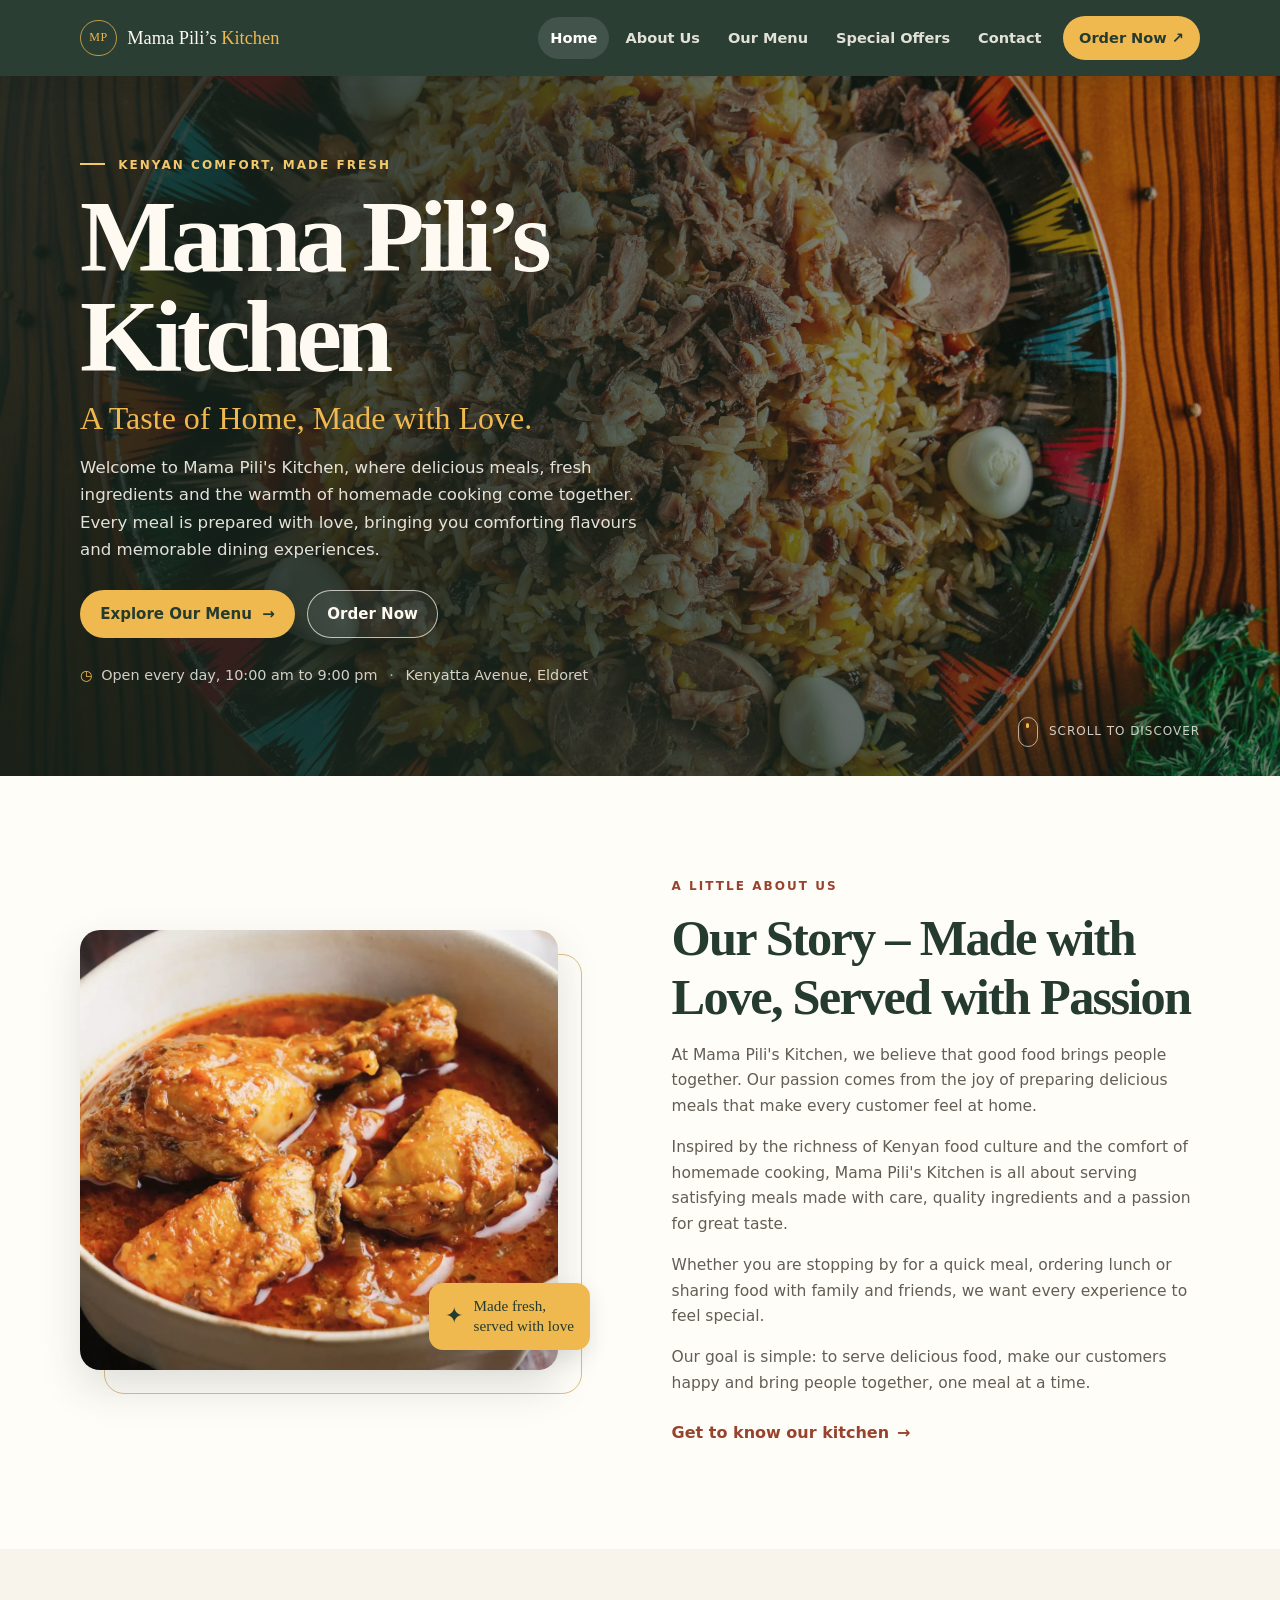
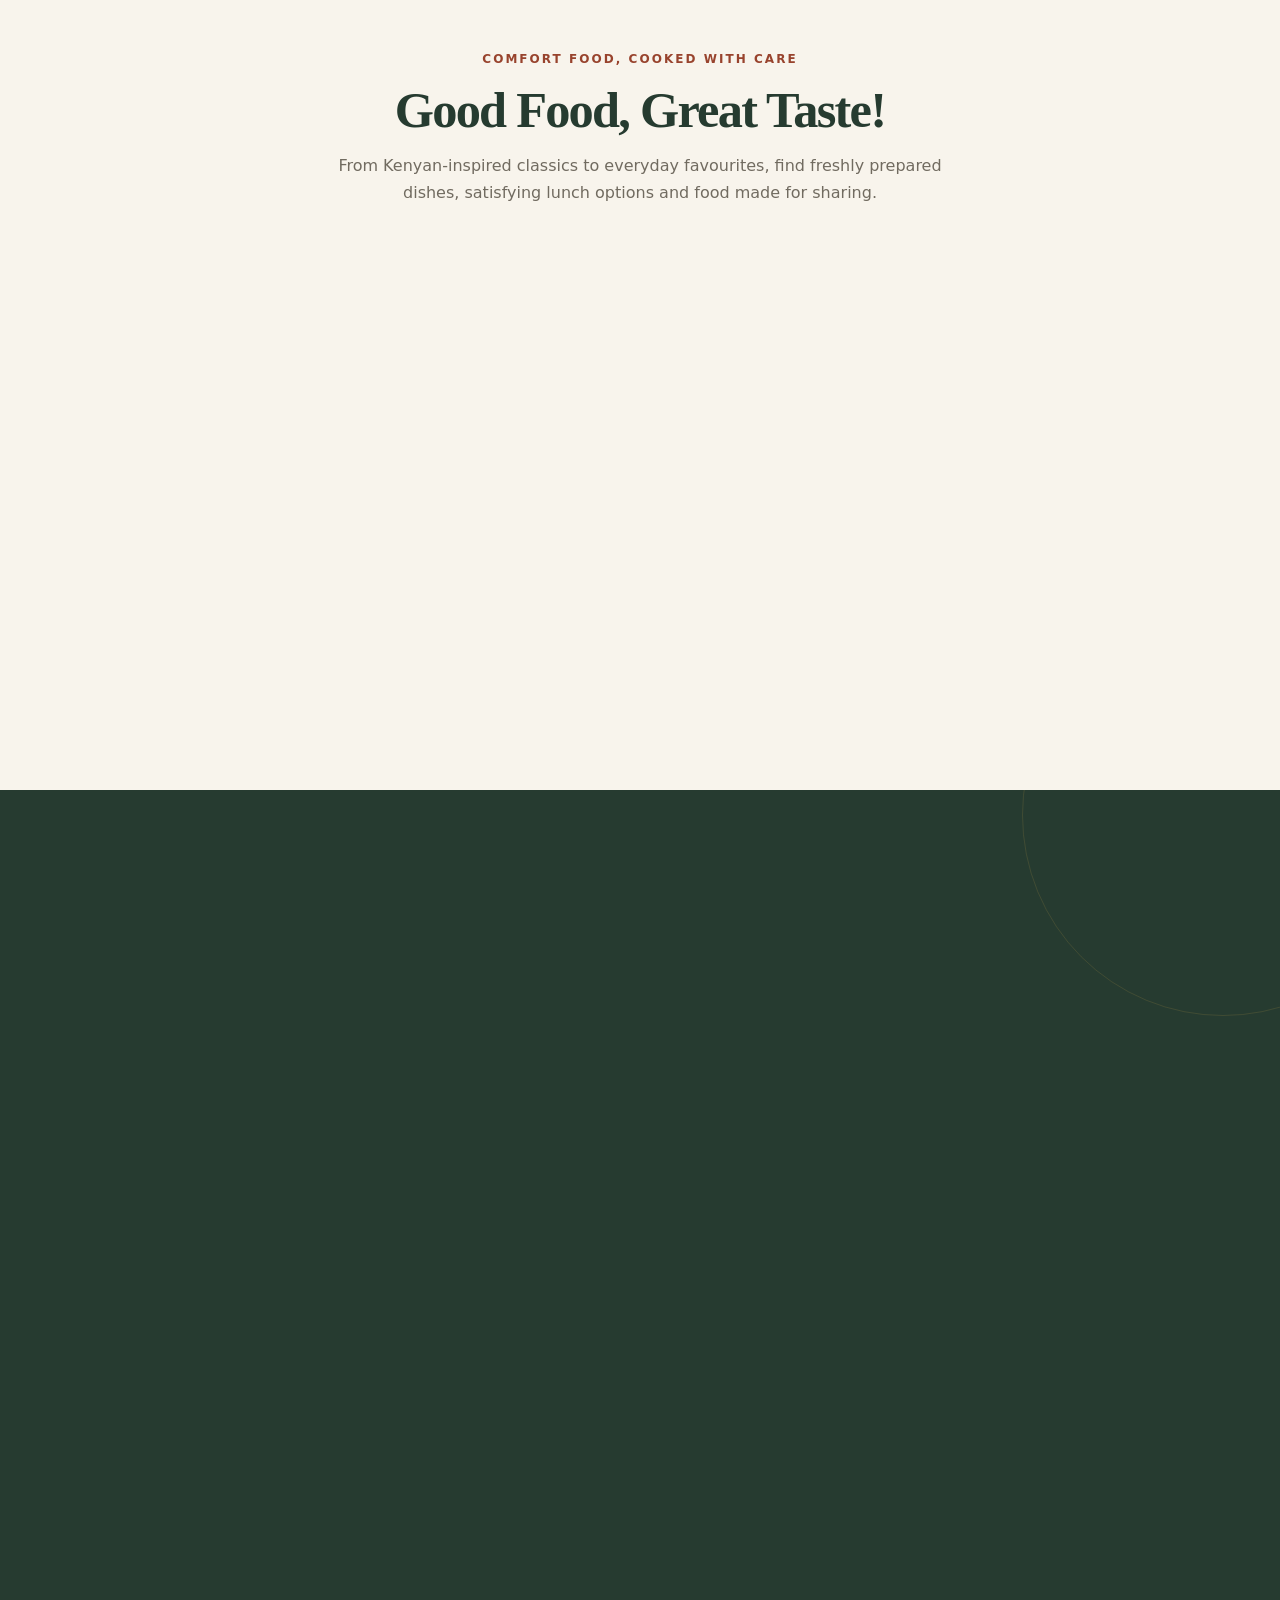
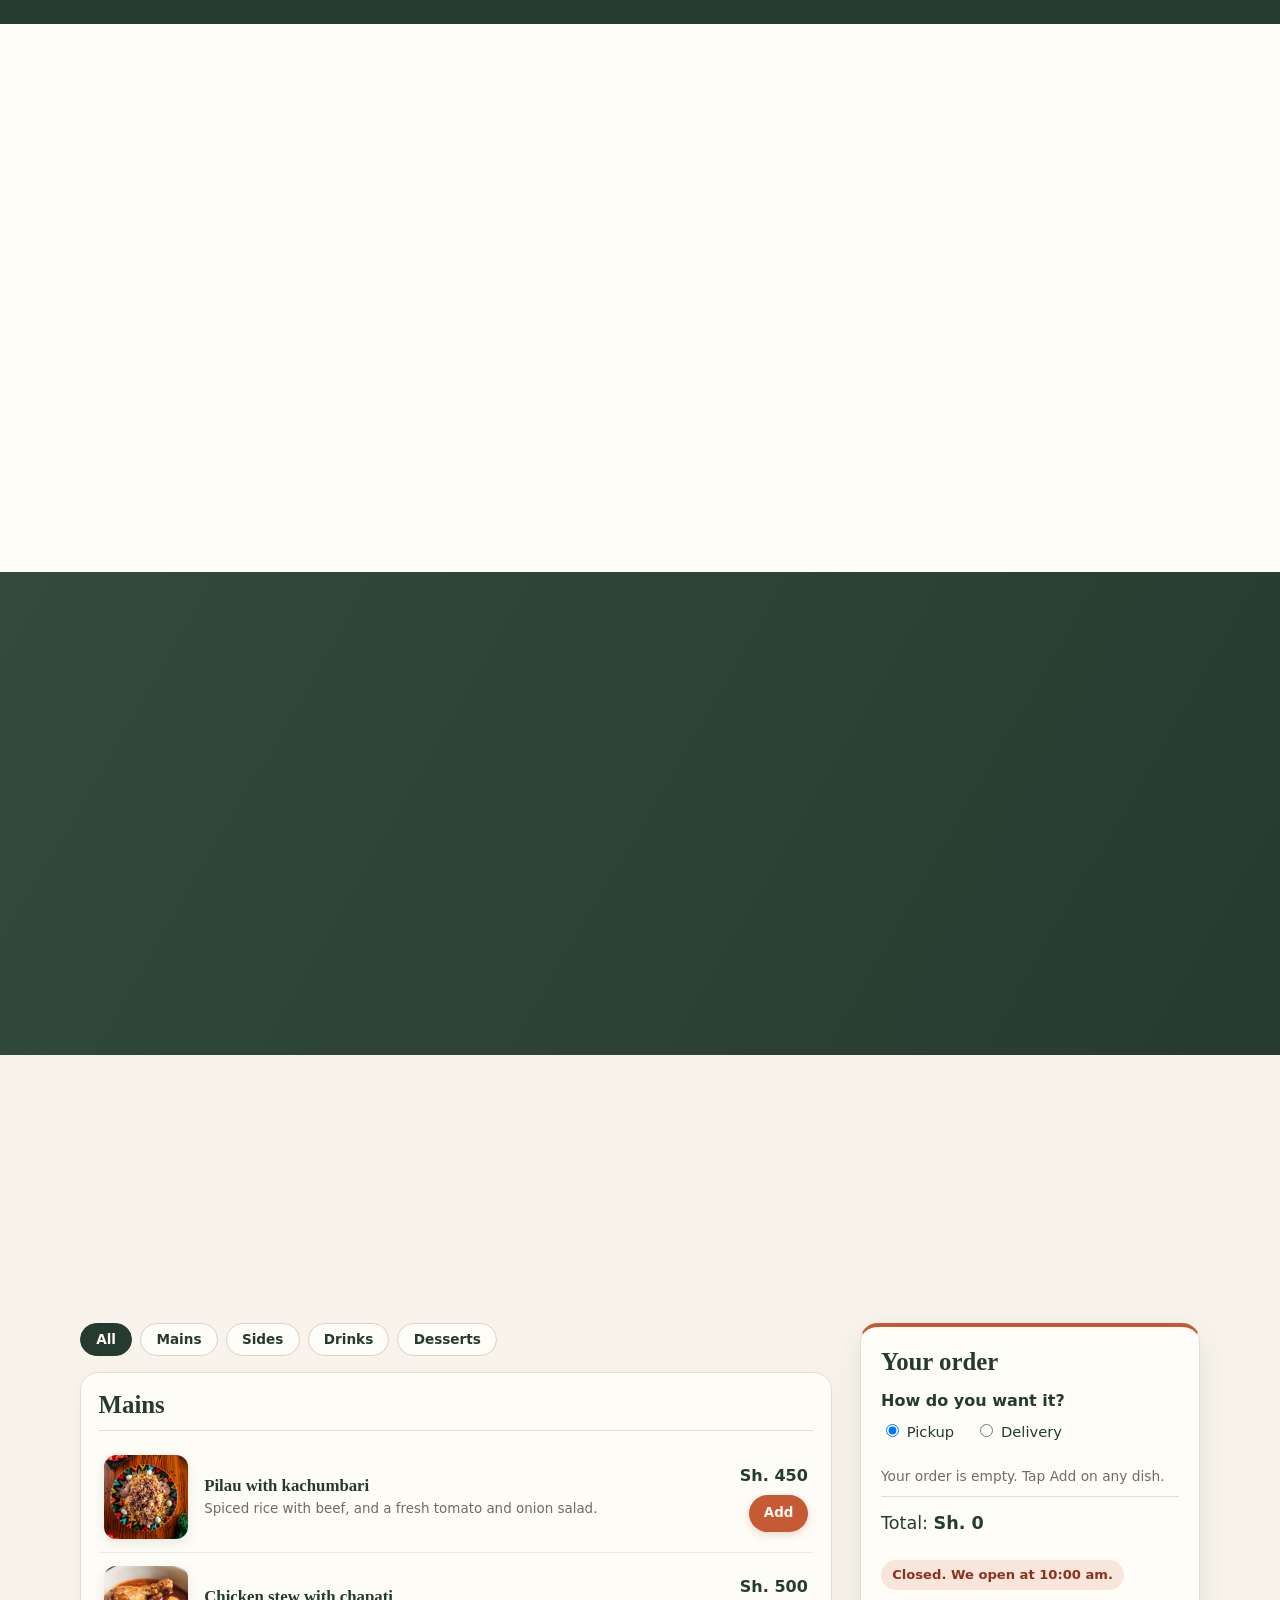
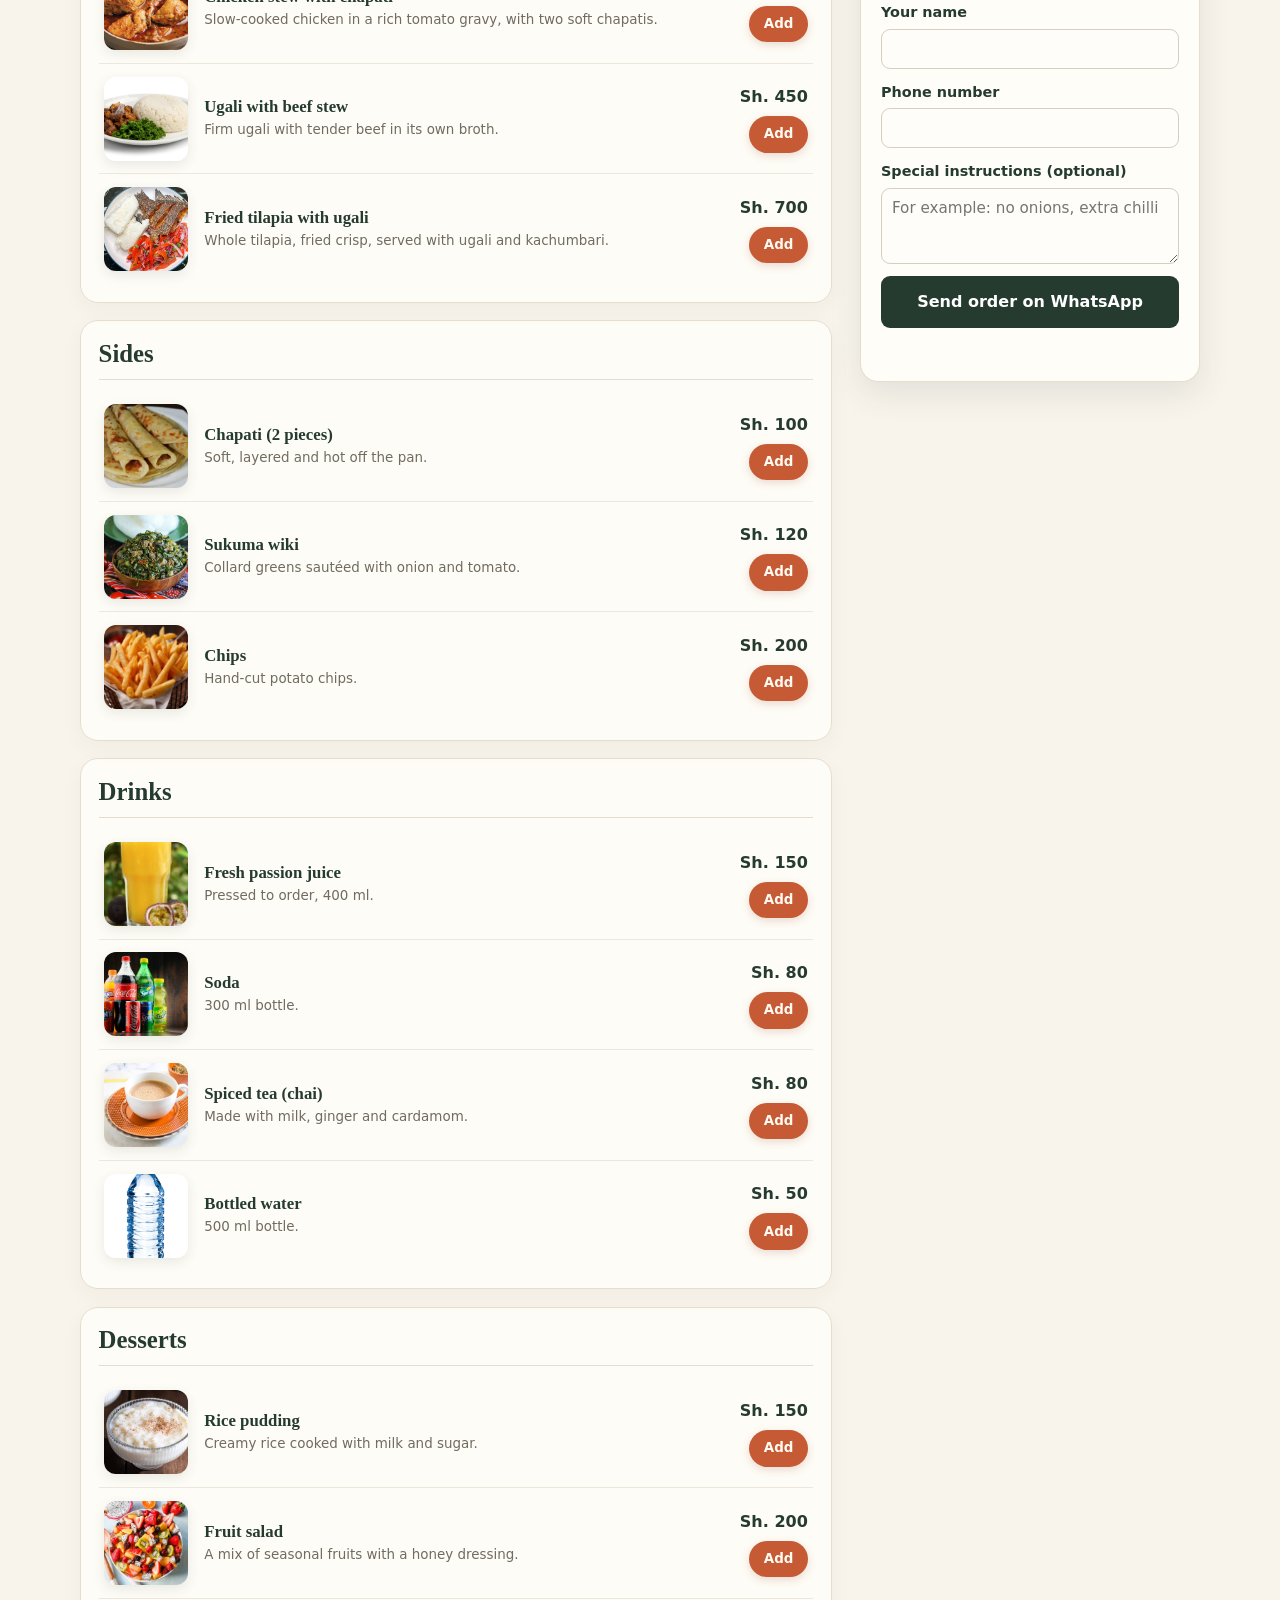
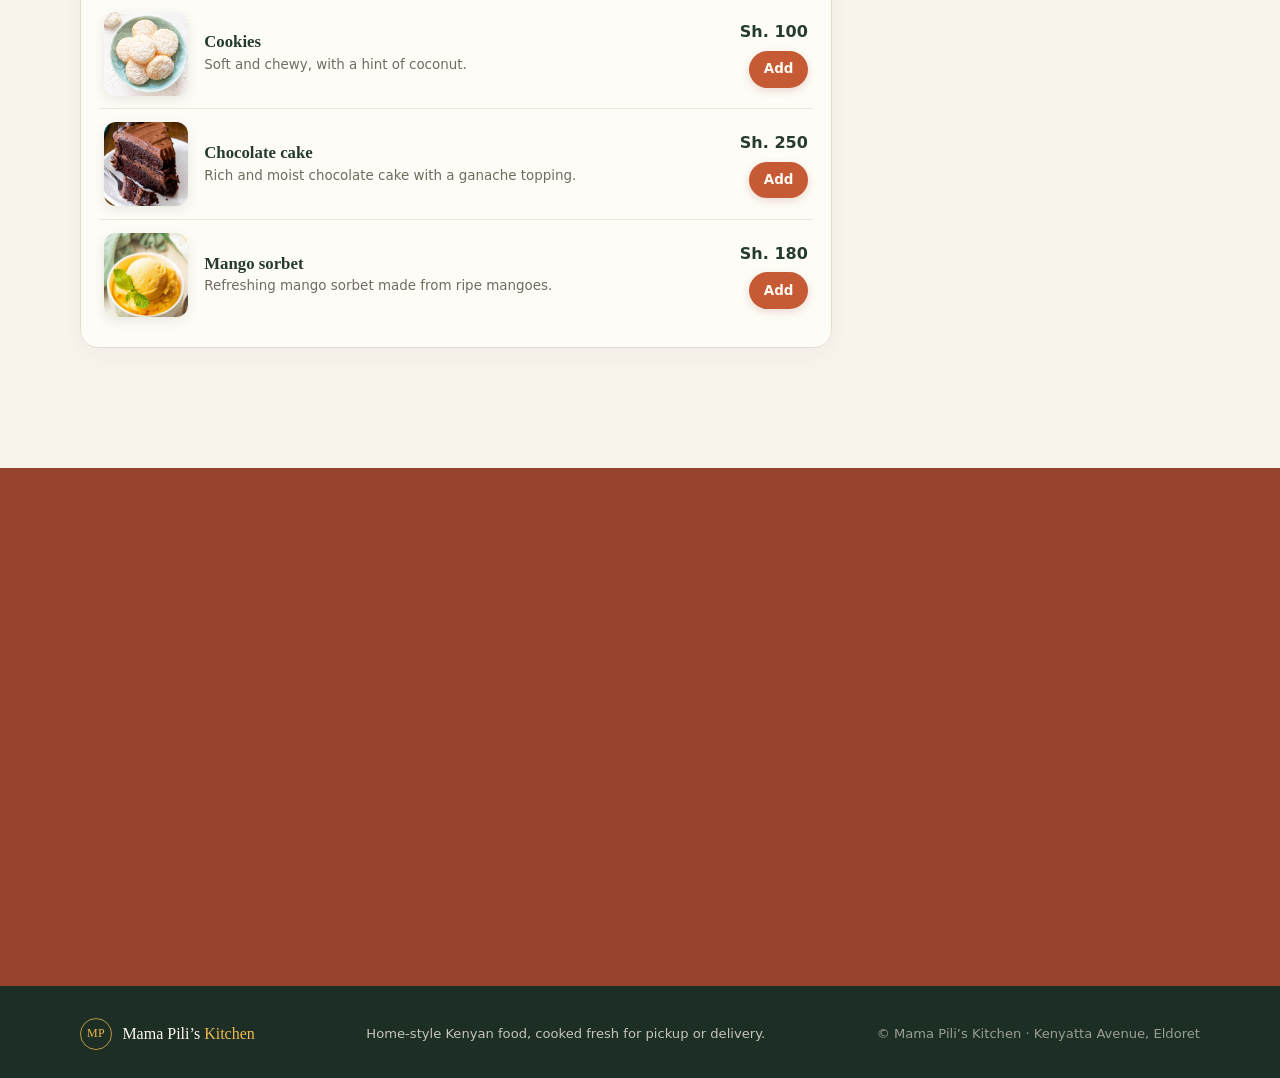
<file: index.html>
<!DOCTYPE html>
<html lang="en">
<head>
  <meta charset="UTF-8">
  <meta name="viewport" content="width=device-width, initial-scale=1">
  <meta name="theme-color" content="#263b30">
  <meta name="description" content="Enjoy fresh, home-style Kenyan food from Mama Pili's Kitchen. Browse the menu and order for pickup or delivery in Eldoret.">
  <title>Mama Pili’s Kitchen | A Taste of Home</title>
  <link rel="stylesheet" href="style.css">
</head>
<body>
  <div class="nav-shell" id="home">
    <div class="wrap nav-wrap">
      <a class="brand" href="#home" aria-label="Mama Pili's Kitchen home">
        <span class="brand-mark" aria-hidden="true">MP</span>
        <span>Mama Pili’s <strong>Kitchen</strong></span>
      </a>
      <button class="nav-toggle" type="button" aria-expanded="false" aria-controls="main-nav" aria-label="Open navigation">
        <span></span><span></span><span></span>
      </button>
      <nav class="nav" id="main-nav" aria-label="Main navigation">
        <a href="#home" aria-current="page">Home</a>
        <a href="#about">About Us</a>
        <a href="#menu">Our Menu</a>
        <a href="#offers">Special Offers</a>
        <a href="#contact">Contact</a>
        <a class="nav-order" href="#order">Order Now <span aria-hidden="true">↗</span></a>
      </nav>
    </div>
  </div>

  <header>

    <section class="hero" aria-labelledby="hero-title">
      <img class="hero-image" src="images/pilau.jpg.jpg" alt="Freshly prepared Kenyan pilau with kachumbari">
      <div class="hero-shade"></div>
      <div class="wrap hero-content">
        <p class="eyebrow"><span></span> Kenyan comfort, made fresh</p>
        <h1 id="hero-title">Mama Pili’s<br>Kitchen</h1>
        <h2>A Taste of Home, Made with Love.</h2>
        <p class="hero-copy">Welcome to Mama Pili's Kitchen, where delicious meals, fresh ingredients and the warmth of homemade cooking come together. Every meal is prepared with love, bringing you comforting flavours and memorable dining experiences.</p>
        <div class="hero-actions">
          <a class="button button-primary" href="#menu">Explore Our Menu <span aria-hidden="true">→</span></a>
          <a class="button button-light" href="#order">Order Now</a>
        </div>
        <p class="hero-hours"><span aria-hidden="true">◷</span> Open every day, 10:00 am to 9:00 pm <span class="hero-dot">·</span> Kenyatta Avenue, Eldoret</p>
      </div>
      <a class="hero-scroll" href="#about" aria-label="Scroll to our story"><span></span> Scroll to discover</a>
    </section>
  </header>

  <main>
    <section class="section story-section" id="about">
      <div class="wrap story-grid">
        <div class="story-photo reveal">
          <img src="images/chicken-stew.jpg.jpg" alt="Home-style chicken stew, freshly prepared">
          <div class="photo-note"><span class="note-icon" aria-hidden="true">✦</span><span>Made fresh,<br>served with love</span></div>
        </div>
        <div class="story-copy reveal">
          <p class="eyebrow eyebrow-dark">A little about us</p>
          <h2>Our Story – Made with Love, Served with Passion</h2>
          <p>At Mama Pili's Kitchen, we believe that good food brings people together. Our passion comes from the joy of preparing delicious meals that make every customer feel at home.</p>
          <p>Inspired by the richness of Kenyan food culture and the comfort of homemade cooking, Mama Pili's Kitchen is all about serving satisfying meals made with care, quality ingredients and a passion for great taste.</p>
          <p>Whether you are stopping by for a quick meal, ordering lunch or sharing food with family and friends, we want every experience to feel special.</p>
          <p>Our goal is simple: to serve delicious food, make our customers happy and bring people together, one meal at a time.</p>
          <a class="text-link" href="about.html">Get to know our kitchen <span aria-hidden="true">→</span></a>
        </div>
      </div>
    </section>

    <section class="section food-section" aria-labelledby="food-title">
      <div class="wrap">
        <div class="section-heading centered reveal">
          <p class="eyebrow eyebrow-dark">Comfort food, cooked with care</p>
          <h2 id="food-title">Good Food, Great Taste!</h2>
          <p>From Kenyan-inspired classics to everyday favourites, find freshly prepared dishes, satisfying lunch options and food made for sharing.</p>
        </div>
        <div class="food-cards">
          <article class="food-card reveal">
            <a class="food-card-image" href="#menu" aria-label="See Pilau with kachumbari on the menu">
              <img src="images/pilau.jpg.jpg" alt="Pilau with kachumbari">
              <span class="food-tag">Kenyan favourite</span>
            </a>
            <div class="food-card-copy">
              <div><h3>Pilau with kachumbari</h3><p>Spiced rice with beef, and a fresh tomato and onion salad.</p></div>
              <span class="food-price">Sh. 450</span>
            </div>
          </article>
          <article class="food-card reveal">
            <a class="food-card-image" href="#menu" aria-label="See Chicken stew with chapati on the menu">
              <img src="images/chicken-stew.jpg.jpg" alt="Chicken stew with chapati">
              <span class="food-tag">Made for sharing</span>
            </a>
            <div class="food-card-copy">
              <div><h3>Chicken stew with chapati</h3><p>Slow-cooked chicken in a rich tomato gravy, with two soft chapatis.</p></div>
              <span class="food-price">Sh. 500</span>
            </div>
          </article>
          <article class="food-card reveal">
            <a class="food-card-image" href="#menu" aria-label="See Fried tilapia with ugali on the menu">
              <img src="images/tilapia.jpg.jpg" alt="Fried tilapia with ugali">
              <span class="food-tag">Freshly prepared</span>
            </a>
            <div class="food-card-copy">
              <div><h3>Fried tilapia with ugali</h3><p>Whole tilapia, fried crisp, served with ugali and kachumbari.</p></div>
              <span class="food-price">Sh. 700</span>
            </div>
          </article>
        </div>
        <div class="center-action reveal"><a class="button button-dark" href="#menu">Explore the full menu <span aria-hidden="true">→</span></a></div>
      </div>
    </section>

    <section class="offers-section section" id="offers">
      <div class="wrap">
        <div class="section-heading centered reveal">
          <p class="eyebrow">A good day calls for good food</p>
          <h2>Something Delicious Is Waiting for You!</h2>
          <p>Check back for something tasty. Update these cards with your current offers whenever you're ready.</p>
        </div>
        <div class="offer-cards">
          <article class="offer-card reveal">
            <img src="images/ugali.jpg.jpg" alt="Ugali with beef stew">
            <div class="offer-body"><span class="offer-label">Daily special</span><h3>A little something for today</h3><p>[Add today's meal special here.]</p><a href="https://wa.me/254757805430" target="_blank" rel="noopener noreferrer">Ask us what's cooking <span aria-hidden="true">→</span></a></div>
          </article>
          <article class="offer-card reveal">
            <img src="images/chapati.jpg.jpeg" alt="Freshly made chapati">
            <div class="offer-body"><span class="offer-label">Lunch time</span><h3>Make lunch a treat</h3><p>[Add your current lunch deal here.]</p><a href="https://wa.me/254757805430" target="_blank" rel="noopener noreferrer">Ask about lunch <span aria-hidden="true">→</span></a></div>
          </article>
          <article class="offer-card reveal">
            <img src="images/chips.jpg.jpg" alt="Hand-cut chips">
            <div class="offer-body"><span class="offer-label">For the table</span><h3>Good food, shared</h3><p>[Add your family meal package here.]</p><a href="https://wa.me/254757805430" target="_blank" rel="noopener noreferrer">Ask about sharing <span aria-hidden="true">→</span></a></div>
          </article>
          <article class="offer-card reveal">
            <img src="images/passion-juice.jpg.jpg" alt="Fresh passion juice">
            <div class="offer-body"><span class="offer-label">Something extra</span><h3>Find your favourite combo</h3><p>[Add your current combo offer here.]</p><a href="https://wa.me/254757805430" target="_blank" rel="noopener noreferrer">Ask about combos <span aria-hidden="true">→</span></a></div>
          </article>
        </div>
      </div>
    </section>

    <section class="section why-section">
      <div class="wrap">
        <div class="section-heading centered reveal">
          <p class="eyebrow eyebrow-dark">The good stuff is in the details</p>
          <h2>A little more to love</h2>
        </div>
        <div class="why-grid">
          <article class="why-card reveal"><span class="why-icon" aria-hidden="true">✿</span><h3>Freshly Prepared Meals</h3><p>Food prepared with care and attention, ready to make your day a little better.</p></article>
          <article class="why-card reveal"><span class="why-icon" aria-hidden="true">♨</span><h3>Delicious Flavours</h3><p>Enjoy satisfying meals inspired by great home-style cooking and Kenyan food culture.</p></article>
          <article class="why-card reveal"><span class="why-icon" aria-hidden="true">↗</span><h3>Convenient Ordering</h3><p>Order easily through our website or get in touch with us directly on WhatsApp.</p></article>
          <article class="why-card reveal"><span class="why-icon" aria-hidden="true">♡</span><h3>Customer Satisfaction</h3><p>We want every customer to enjoy a wonderful experience, with every meal.</p></article>
        </div>
      </div>
    </section>

    <section class="steps-section section">
      <div class="wrap steps-wrap">
        <div class="steps-intro reveal">
          <p class="eyebrow">Good food is just a few steps away</p>
          <h2>How it works</h2>
          <p>Ordering your next favourite meal is easy.</p>
          <a class="button button-primary" href="#order">Order Now <span aria-hidden="true">→</span></a>
        </div>
        <ol class="steps-list">
          <li class="reveal"><span class="step-number">01</span><div><h3>Explore our menu</h3><p>Browse our freshly prepared meals, sides, drinks and desserts.</p></div></li>
          <li class="reveal"><span class="step-number">02</span><div><h3>Choose your favourite meal</h3><p>Add what you'd love to enjoy to your order.</p></div></li>
          <li class="reveal"><span class="step-number">03</span><div><h3>Place your order and enjoy!</h3><p>Send your order to us on WhatsApp for pickup or delivery.</p></div></li>
        </ol>
      </div>
    </section>

    <section class="menu-section section" aria-labelledby="menu-title">
      <div class="wrap">
        <div class="section-heading menu-heading reveal">
          <div><p class="eyebrow eyebrow-dark">Find something you'll love</p><h2 id="menu-title">Our Menu</h2><p>Freshly made favourites for pickup or delivery.</p></div>
          <a class="text-link" href="#order">Your order <span aria-hidden="true">↓</span></a>
        </div>
        <div class="layout">
          <section id="menu" aria-label="Menu"></section>
          <aside id="order" class="order" aria-label="Your order">
            <h2>Your order</h2>
            <fieldset class="type">
              <legend>How do you want it?</legend>
              <label><input type="radio" name="type" value="Pickup" checked> Pickup</label>
              <label><input type="radio" name="type" value="Delivery"> Delivery</label>
            </fieldset>
            <ul id="cart-items"></ul>
            <p id="fee-note" hidden>A delivery fee of Sh. 150 is included in the total.</p>
            <p class="total">Total: <strong id="total">Sh. 0</strong></p>
            <p id="open-status" class="status"></p>
            <label>Your name
              <input id="name" type="text" autocomplete="name">
            </label>
            <label>Phone number
              <input id="phone" type="tel" autocomplete="tel">
            </label>
            <label id="address-row" hidden>Delivery address
              <input id="address" type="text" autocomplete="street-address">
            </label>
            <label>Special instructions (optional)
              <textarea id="notes" rows="3" placeholder="For example: no onions, extra chilli"></textarea>
            </label>
            <button id="send" type="button">Send order on WhatsApp</button>
            <p id="message" role="status"></p>
          </aside>
        </div>
      </div>
    </section>

    <section class="contact-section section" id="contact">
      <div class="wrap contact-grid">
        <div class="contact-copy reveal">
          <p class="eyebrow">Come hungry, leave happy</p>
          <h2>We would love to serve you!</h2>
          <p>Get in touch with Mama Pili's Kitchen today and let us make your next meal special.</p>
          <div class="contact-links">
            <a href="tel:+254757805430"><span class="contact-icon" aria-hidden="true">☎</span><span><small>Call us</small><strong>0757805430</strong></span></a>
            <a href="https://wa.me/254757805430" target="_blank" rel="noopener noreferrer"><span class="contact-icon" aria-hidden="true">↗</span><span><small>WhatsApp us</small><strong>Chat with our kitchen</strong></span></a>
          </div>
        </div>
        <div class="contact-details reveal">
          <div><span class="detail-icon" aria-hidden="true">⌖</span><div><h3>Find us</h3><p>Kenyatta Avenue, Eldoret</p><a href="https://www.google.com/maps/search/?api=1&amp;query=Kenyatta+Avenue+Eldoret" target="_blank" rel="noopener noreferrer">Open in Google Maps <span aria-hidden="true">↗</span></a></div></div>
          <div><span class="detail-icon" aria-hidden="true">◷</span><div><h3>Opening hours</h3><p>Every day, 10:00 am to 9:00 pm</p><p id="contact-open-status" class="contact-open-status"></p></div></div>
        </div>
      </div>
    </section>
  </main>

  <footer class="site-footer">
    <div class="wrap footer-inner">
      <a class="brand footer-brand" href="#home"><span class="brand-mark" aria-hidden="true">MP</span><span>Mama Pili’s <strong>Kitchen</strong></span></a>
      <p>Home-style Kenyan food, cooked fresh for pickup or delivery.</p>
      <p class="copyright">© Mama Pili’s Kitchen · Kenyatta Avenue, Eldoret</p>
    </div>
  </footer>
  <a href="#order" class="cart-bar" id="cart-bar">View order: Sh. 0</a>
  <script src="script.js"></script>
</body>
</html>
</file>
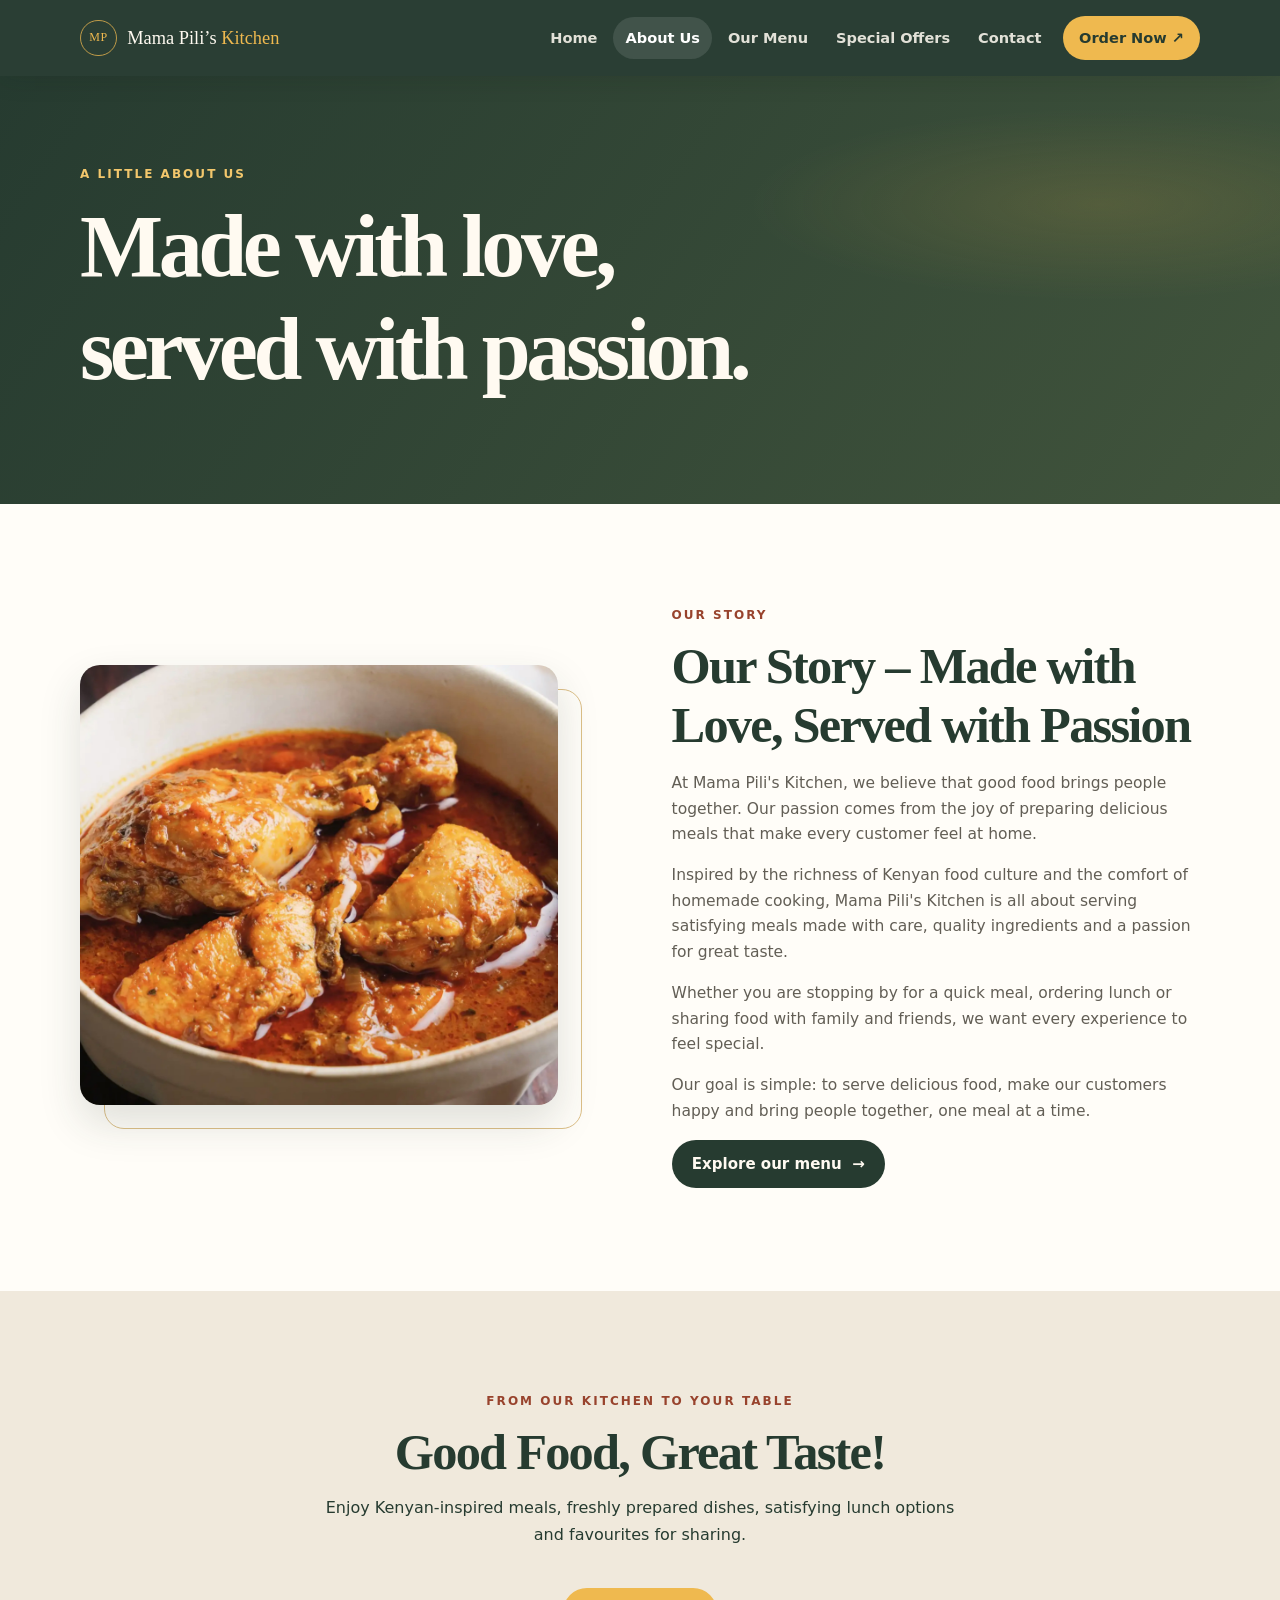
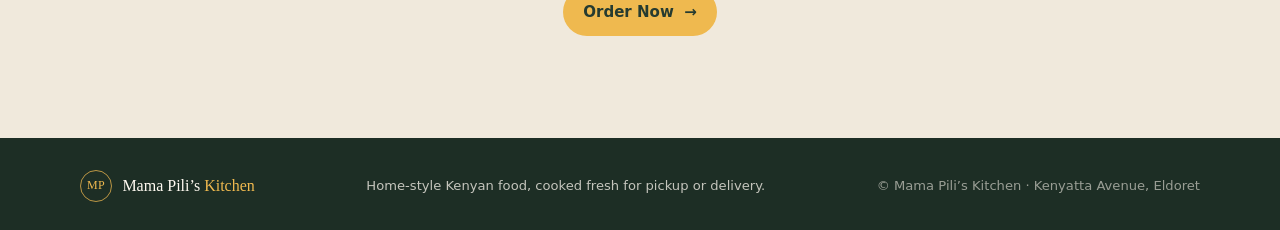
<file: about.html>
<!DOCTYPE html>
<html lang="en">
<head>
  <meta charset="UTF-8">
  <meta name="viewport" content="width=device-width, initial-scale=1">
  <meta name="theme-color" content="#263b30">
  <title>Our Story | Mama Pili’s Kitchen</title>
  <link rel="stylesheet" href="style.css">
</head>
<body>
  <div class="nav-shell">
    <div class="wrap nav-wrap">
      <a class="brand" href="index.html#home" aria-label="Mama Pili's Kitchen home"><span class="brand-mark" aria-hidden="true">MP</span><span>Mama Pili’s <strong>Kitchen</strong></span></a>
      <button class="nav-toggle" type="button" aria-expanded="false" aria-controls="main-nav" aria-label="Open navigation"><span></span><span></span><span></span></button>
      <nav class="nav" id="main-nav" aria-label="Main navigation">
        <a href="index.html#home">Home</a><a href="index.html#about" aria-current="page">About Us</a><a href="index.html#menu">Our Menu</a><a href="index.html#offers">Special Offers</a><a href="index.html#contact">Contact</a><a class="nav-order" href="index.html#order">Order Now <span aria-hidden="true">↗</span></a>
      </nav>
    </div>
  </div>
  <header class="subpage-header">
    <div class="wrap subpage-title"><p class="eyebrow">A little about us</p><h1>Made with love,<br>served with passion.</h1></div>
  </header>
  <main>
    <section class="section story-section">
      <div class="wrap story-grid">
        <div class="story-photo"><img src="images/chicken-stew.jpg.jpg" alt="Home-style chicken stew, freshly prepared"></div>
        <div class="story-copy">
          <p class="eyebrow eyebrow-dark">Our story</p>
          <h2>Our Story – Made with Love, Served with Passion</h2>
          <p>At Mama Pili's Kitchen, we believe that good food brings people together. Our passion comes from the joy of preparing delicious meals that make every customer feel at home.</p>
          <p>Inspired by the richness of Kenyan food culture and the comfort of homemade cooking, Mama Pili's Kitchen is all about serving satisfying meals made with care, quality ingredients and a passion for great taste.</p>
          <p>Whether you are stopping by for a quick meal, ordering lunch or sharing food with family and friends, we want every experience to feel special.</p>
          <p>Our goal is simple: to serve delicious food, make our customers happy and bring people together, one meal at a time.</p>
          <a class="button button-dark" href="index.html#menu">Explore our menu <span aria-hidden="true">→</span></a>
        </div>
      </div>
    </section>
    <section class="about-food section">
      <div class="wrap section-heading centered">
        <p class="eyebrow eyebrow-dark">From our kitchen to your table</p><h2>Good Food, Great Taste!</h2>
        <p>Enjoy Kenyan-inspired meals, freshly prepared dishes, satisfying lunch options and favourites for sharing.</p>
        <a class="button button-primary" href="index.html#order">Order Now <span aria-hidden="true">→</span></a>
      </div>
    </section>
  </main>
  <footer class="site-footer"><div class="wrap footer-inner"><a class="brand footer-brand" href="index.html#home"><span class="brand-mark" aria-hidden="true">MP</span><span>Mama Pili’s <strong>Kitchen</strong></span></a><p>Home-style Kenyan food, cooked fresh for pickup or delivery.</p><p class="copyright">© Mama Pili’s Kitchen · Kenyatta Avenue, Eldoret</p></div></footer>
  <script src="script.js"></script>
</body>
</html>
</file>
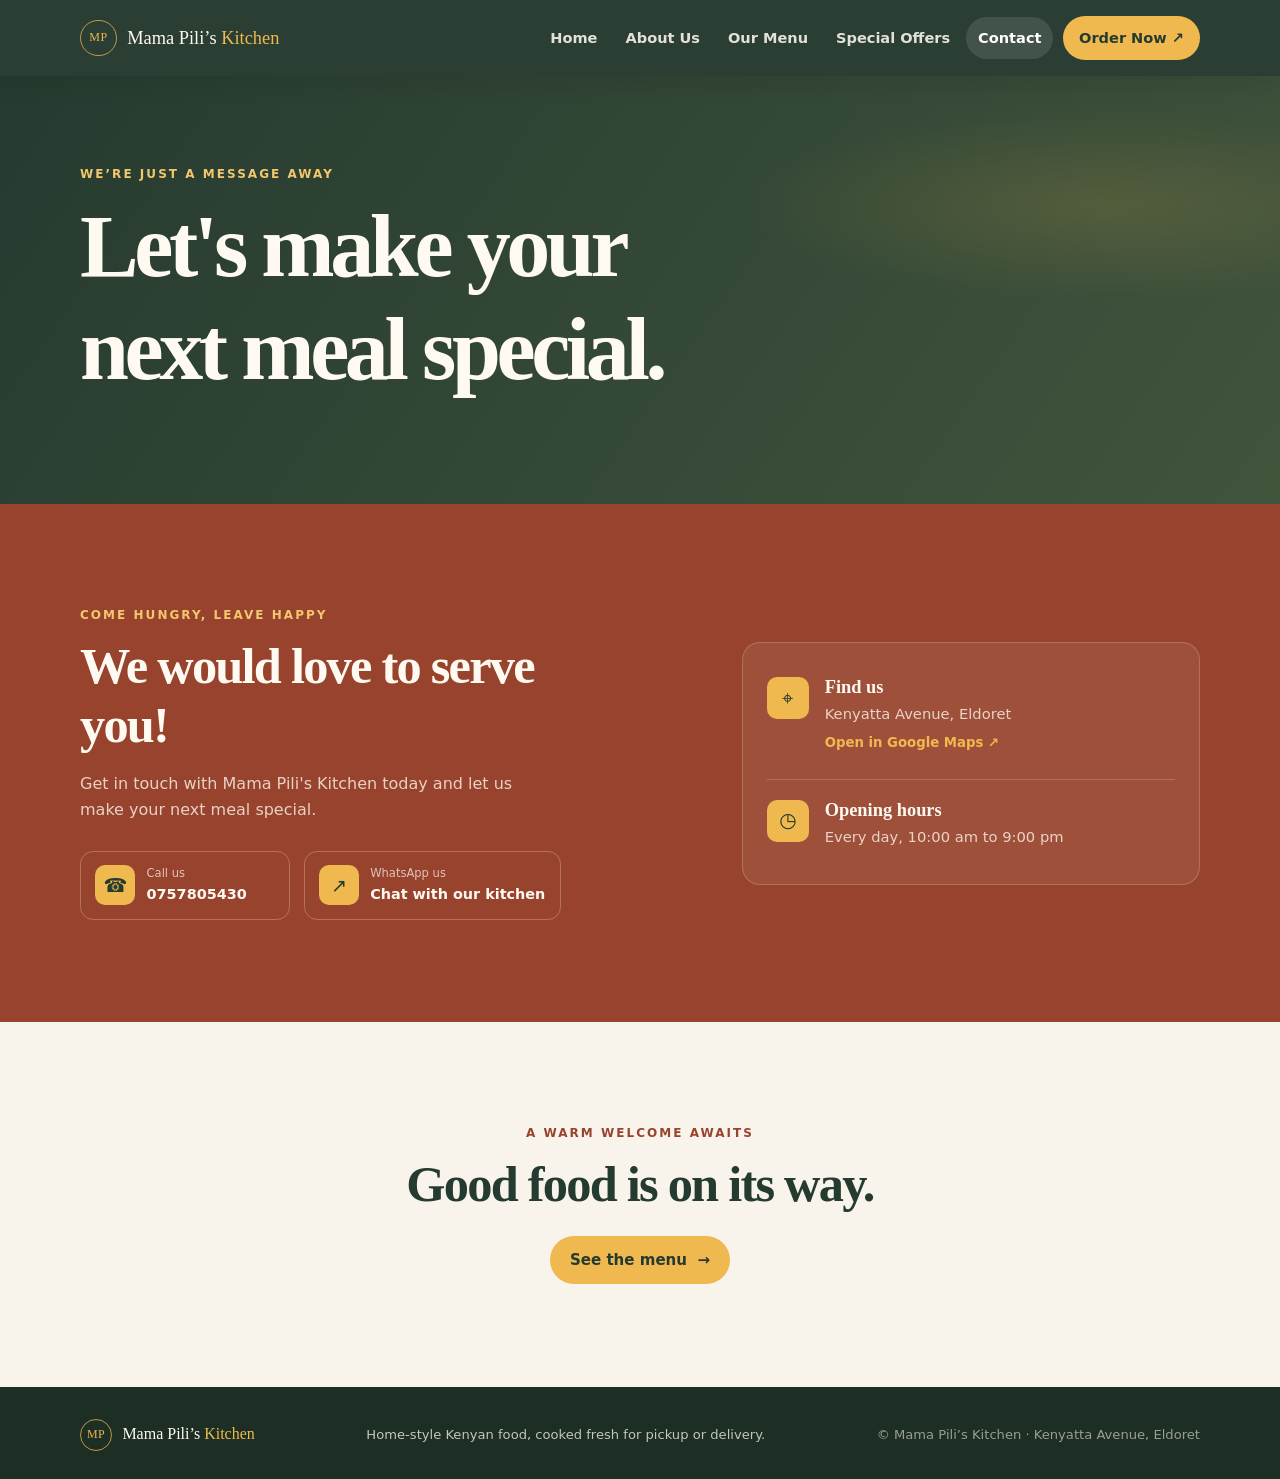
<file: contact.html>
<!DOCTYPE html>
<html lang="en">
<head>
  <meta charset="UTF-8">
  <meta name="viewport" content="width=device-width, initial-scale=1">
  <meta name="theme-color" content="#263b30">
  <title>Contact Us | Mama Pili’s Kitchen</title>
  <link rel="stylesheet" href="style.css">
</head>
<body>
  <div class="nav-shell">
    <div class="wrap nav-wrap">
      <a class="brand" href="index.html#home" aria-label="Mama Pili's Kitchen home"><span class="brand-mark" aria-hidden="true">MP</span><span>Mama Pili’s <strong>Kitchen</strong></span></a>
      <button class="nav-toggle" type="button" aria-expanded="false" aria-controls="main-nav" aria-label="Open navigation"><span></span><span></span><span></span></button>
      <nav class="nav" id="main-nav" aria-label="Main navigation">
        <a href="index.html#home">Home</a><a href="index.html#about">About Us</a><a href="index.html#menu">Our Menu</a><a href="index.html#offers">Special Offers</a><a href="index.html#contact" aria-current="page">Contact</a><a class="nav-order" href="index.html#order">Order Now <span aria-hidden="true">↗</span></a>
      </nav>
    </div>
  </div>
  <header class="subpage-header">
    <div class="wrap subpage-title"><p class="eyebrow">We’re just a message away</p><h1>Let's make your<br>next meal special.</h1></div>
  </header>
  <main>
    <section class="contact-section section">
      <div class="wrap contact-grid">
        <div class="contact-copy">
          <p class="eyebrow">Come hungry, leave happy</p>
          <h2>We would love to serve you!</h2>
          <p>Get in touch with Mama Pili's Kitchen today and let us make your next meal special.</p>
          <div class="contact-links">
            <a href="tel:+254757805430"><span class="contact-icon" aria-hidden="true">☎</span><span><small>Call us</small><strong>0757805430</strong></span></a>
            <a href="https://wa.me/254757805430" target="_blank" rel="noopener noreferrer"><span class="contact-icon" aria-hidden="true">↗</span><span><small>WhatsApp us</small><strong>Chat with our kitchen</strong></span></a>
          </div>
        </div>
        <div class="contact-details">
          <div><span class="detail-icon" aria-hidden="true">⌖</span><div><h3>Find us</h3><p>Kenyatta Avenue, Eldoret</p><a href="https://www.google.com/maps/search/?api=1&amp;query=Kenyatta+Avenue+Eldoret" target="_blank" rel="noopener noreferrer">Open in Google Maps <span aria-hidden="true">↗</span></a></div></div>
          <div><span class="detail-icon" aria-hidden="true">◷</span><div><h3>Opening hours</h3><p>Every day, 10:00 am to 9:00 pm</p></div></div>
        </div>
      </div>
    </section>
    <section class="section contact-cta"><div class="wrap centered"><p class="eyebrow eyebrow-dark">A warm welcome awaits</p><h2>Good food is on its way.</h2><a class="button button-primary" href="index.html#menu">See the menu <span aria-hidden="true">→</span></a></div></section>
  </main>
  <footer class="site-footer"><div class="wrap footer-inner"><a class="brand footer-brand" href="index.html#home"><span class="brand-mark" aria-hidden="true">MP</span><span>Mama Pili’s <strong>Kitchen</strong></span></a><p>Home-style Kenyan food, cooked fresh for pickup or delivery.</p><p class="copyright">© Mama Pili’s Kitchen · Kenyatta Avenue, Eldoret</p></div></footer>
  <script src="script.js"></script>
</body>
</html>
</file>
<file: style.css>
:root {
  --ink: #263b30;
  --ink-soft: #3e5144;
  --leaf: #c65a35;
  --leaf-dark: #98432d;
  --sun: #efb94f;
  --paper: #f8f4ec;
  --paper-deep: #f0e9dc;
  --white: #fffdf8;
  --line: #e6ddce;
  --muted: #716b60;
  --display: Georgia, "Times New Roman", serif;
  --body: "Trebuchet MS", system-ui, -apple-system, "Segoe UI", sans-serif;
}

* { box-sizing: border-box; }
html { scroll-behavior: smooth; scroll-padding-top: 5.5rem; }
body {
  margin: 0;
  padding-bottom: 4.25rem;
  color: var(--ink);
  background: var(--paper);
  font-family: var(--body);
  line-height: 1.65;
}
[hidden] { display: none !important; }
img { display: block; max-width: 100%; }
a { color: inherit; }
h1, h2, h3 { font-family: var(--display); line-height: 1.17; }
h1, h2, h3, p { margin-top: 0; }
.wrap { width: min(1120px, calc(100% - 2.5rem)); margin: 0 auto; }
.section { padding: clamp(4rem, 8vw, 7rem) 0; }
.centered { text-align: center; }

/* Navigation */
.nav-shell {
  position: sticky;
  z-index: 20;
  top: 0;
  background: rgba(38, 59, 48, 0.98);
  color: #fffaf1;
  box-shadow: 0 5px 22px rgba(16, 29, 21, 0.12);
}
.nav-wrap { min-height: 76px; display: flex; align-items: center; justify-content: space-between; gap: 1.5rem; }
.brand { display: inline-flex; align-items: center; gap: 0.65rem; color: #fffaf1; text-decoration: none; font-family: var(--display); font-size: 1.15rem; white-space: nowrap; }
.brand strong { color: var(--sun); font-weight: 400; }
.brand-mark { width: 2.3rem; height: 2.3rem; display: grid; place-items: center; border: 1px solid rgba(239,185,79,.75); border-radius: 50%; color: var(--sun); font-size: .75rem; letter-spacing: .03em; }
.nav { display: flex; align-items: center; justify-content: flex-end; gap: .25rem; }
.nav a { padding: .55rem .75rem; border-radius: 999px; color: rgba(255,250,241,.87); text-decoration: none; font-size: .91rem; font-weight: 600; transition: background .2s ease, color .2s ease, transform .2s ease; }
.nav a:hover, .nav a[aria-current="page"] { color: #fff; background: rgba(255,255,255,.11); }
.nav a:hover { transform: translateY(-1px); }
.nav a.nav-order { margin-left: .35rem; padding: .62rem 1rem; color: var(--ink); background: var(--sun); }
.nav a.nav-order:hover { background: #f5ca72; }
.nav-toggle { display: none; }

/* Landing hero */
.hero {
  min-height: min(700px, calc(100svh - 76px));
  position: relative;
  display: flex;
  align-items: center;
  overflow: hidden;
  color: #fffaf1;
  background: #263b30;
}
.hero-image, .hero-shade { position: absolute; inset: 0; width: 100%; height: 100%; }
.hero-image { object-fit: cover; object-position: center 54%; animation: hero-zoom 14s ease-in-out infinite alternate; }
.hero-shade { background: linear-gradient(90deg, rgba(20,33,26,.88) 0%, rgba(25,39,30,.76) 43%, rgba(27,39,30,.25) 100%), linear-gradient(0deg, rgba(20,33,26,.36), transparent 55%); }
.hero-content { position: relative; z-index: 1; padding-top: 5rem; padding-bottom: 5.5rem; animation: rise-in .7s ease both; }
.hero-content > * { max-width: 620px; }
.eyebrow { margin-bottom: .85rem; color: #f3c76c; font-size: .75rem; font-weight: 800; letter-spacing: .17em; line-height: 1.4; text-transform: uppercase; }
.eyebrow span { display: inline-block; width: 1.55rem; height: 2px; margin: 0 .45rem .22rem 0; background: currentColor; }
.eyebrow-dark { color: var(--leaf-dark); }
.hero h1 { margin: 0 0 .8rem; font-size: clamp(3.2rem, 8vw, 6.4rem); line-height: .98; letter-spacing: -.055em; }
.hero h2 { margin: 0 0 1rem; color: var(--sun); font-size: clamp(1.35rem, 3vw, 2rem); font-weight: 400; }
.hero-copy { max-width: 570px; margin-bottom: 1.65rem; color: rgba(255,250,241,.88); font-size: 1.04rem; }
.hero-actions { display: flex; flex-wrap: wrap; gap: .75rem; margin-bottom: 1.6rem; }
.button { min-height: 48px; display: inline-flex; align-items: center; justify-content: center; gap: .65rem; padding: .75rem 1.2rem; border: 1px solid transparent; border-radius: 999px; font: 700 .94rem var(--body); text-decoration: none; transition: transform .2s ease, box-shadow .2s ease, background .2s ease, color .2s ease; }
.button:hover { transform: translateY(-3px); box-shadow: 0 9px 22px rgba(20,33,26,.2); }
.button-primary { background: var(--sun); color: var(--ink); }
.button-primary:hover { background: #f6ca70; }
.button-light { border-color: rgba(255,250,241,.7); color: #fffaf1; background: rgba(255,255,255,.06); }
.button-light:hover { color: var(--ink); background: #fffaf1; }
.button-dark { color: #fffaf1; background: var(--ink); }
.button-dark:hover { background: var(--leaf-dark); }
.hero-hours { margin: 0; color: rgba(255,250,241,.8); font-size: .9rem; }
.hero-hours span:first-child { padding-right: .25rem; color: var(--sun); }
.hero-dot { padding: 0 .45rem; color: var(--sun); }
.hero-scroll { position: absolute; z-index: 1; right: max(2rem, calc((100% - 1120px) / 2)); bottom: 1.8rem; display: flex; align-items: center; gap: .7rem; color: rgba(255,250,241,.8); text-decoration: none; font-size: .75rem; letter-spacing: .08em; text-transform: uppercase; }
.hero-scroll span { width: 1.25rem; height: 1.9rem; display: block; border: 1px solid rgba(255,250,241,.62); border-radius: 999px; }
.hero-scroll span::after { width: 3px; height: 5px; display: block; margin: .35rem auto; border-radius: 4px; background: var(--sun); content: ""; animation: scroll-dot 1.5s ease-in-out infinite; }

/* Story and featured dishes */
.story-section { background: var(--white); }
.story-grid { display: grid; grid-template-columns: minmax(0, .95fr) minmax(0, 1fr); align-items: center; gap: clamp(2.5rem, 7vw, 6rem); }
.story-photo { position: relative; padding: 0 1.5rem 1.5rem 0; }
.story-photo::before { position: absolute; inset: 1.5rem 0 0 1.5rem; border: 1px solid #dcbf87; border-radius: 20px; content: ""; }
.story-photo > img { position: relative; z-index: 1; width: 100%; height: 440px; border-radius: 20px; object-fit: cover; box-shadow: 0 18px 42px rgba(39,56,47,.15); }
.photo-note { position: absolute; z-index: 2; right: -.5rem; bottom: 2.8rem; display: flex; align-items: center; gap: .65rem; padding: .85rem 1rem; border-radius: 14px; color: var(--ink); background: var(--sun); box-shadow: 0 8px 20px rgba(39,56,47,.12); font-family: var(--display); font-size: .95rem; line-height: 1.3; }
.note-icon { font-size: 1.35rem; }
.story-copy h2, .section-heading h2, .steps-intro h2, .contact-copy h2, .contact-cta h2 { margin-bottom: 1rem; font-size: clamp(2rem, 4vw, 3.15rem); letter-spacing: -.035em; }
.story-copy > p:not(.eyebrow) { color: #625e55; font-size: .97rem; }
.story-copy .text-link { margin-top: .5rem; }
.text-link { display: inline-flex; align-items: center; gap: .5rem; color: var(--leaf-dark); font-weight: 800; text-decoration: none; }
.text-link:hover { color: var(--leaf); }
.food-section { background: var(--paper); }
.section-heading { max-width: 650px; margin: 0 auto 2.7rem; }
.section-heading h2 { margin-bottom: .8rem; }
.section-heading > p:last-child { margin-bottom: 0; color: var(--muted); }
.food-cards { display: grid; grid-template-columns: repeat(3, minmax(0, 1fr)); gap: 1.35rem; }
.food-card { overflow: hidden; border: 1px solid var(--line); border-radius: 18px; background: var(--white); box-shadow: 0 9px 26px rgba(39,56,47,.06); transition: transform .25s ease, box-shadow .25s ease; }
.food-card:hover { transform: translateY(-6px); box-shadow: 0 17px 36px rgba(39,56,47,.12); }
.food-card-image { position: relative; display: block; height: 230px; overflow: hidden; }
.food-card-image img, .offer-card > img { width: 100%; height: 100%; object-fit: cover; transition: transform .55s cubic-bezier(.2,.7,.2,1); }
.food-card:hover .food-card-image img, .offer-card:hover > img { transform: scale(1.06); }
.food-tag, .offer-label { position: absolute; top: .85rem; left: .85rem; padding: .35rem .7rem; border-radius: 999px; color: var(--ink); background: var(--sun); font-size: .7rem; font-weight: 800; letter-spacing: .02em; }
.food-card-copy { display: flex; align-items: flex-start; justify-content: space-between; gap: .6rem; padding: 1.1rem 1rem 1.25rem; }
.food-card-copy h3 { margin-bottom: .35rem; font-size: 1.18rem; }
.food-card-copy p { margin: 0; color: var(--muted); font-size: .85rem; line-height: 1.5; }
.food-price { flex: 0 0 auto; padding-top: .1rem; color: var(--leaf-dark); font-weight: 800; white-space: nowrap; }
.center-action { margin-top: 2rem; text-align: center; }

/* Offers */
.offers-section { position: relative; overflow: hidden; color: #fffaf1; background: var(--ink); }
.offers-section::after { position: absolute; top: -11rem; right: -9rem; width: 25rem; height: 25rem; border: 1px solid rgba(239,185,79,.13); border-radius: 50%; content: ""; pointer-events: none; }
.offers-section .section-heading { position: relative; z-index: 1; }
.offers-section .section-heading > p:last-child { color: rgba(255,250,241,.7); }
.offer-cards { position: relative; z-index: 1; display: grid; grid-template-columns: repeat(4, minmax(0, 1fr)); gap: 1rem; }
.offer-card { overflow: hidden; border: 1px solid rgba(255,255,255,.13); border-radius: 16px; background: rgba(255,255,255,.06); transition: transform .25s ease, background .25s ease; }
.offer-card:hover { transform: translateY(-5px); background: rgba(255,255,255,.1); }
.offer-card > img { height: 150px; }
.offer-body { position: relative; min-height: 220px; padding: 1rem; }
.offer-label { position: static; display: inline-block; margin-bottom: .65rem; color: var(--ink); }
.offer-body h3 { margin-bottom: .45rem; color: #fffaf1; font-size: 1.2rem; }
.offer-body p { min-height: 2.8rem; margin-bottom: .8rem; color: rgba(255,250,241,.7); font-size: .86rem; }
.offer-body a { display: inline-flex; gap: .4rem; color: var(--sun); font-size: .82rem; font-weight: 800; text-decoration: none; }
.offer-body a:hover { color: #fff; }

/* Why us and ordering steps */
.why-section { background: var(--white); }
.why-grid { display: grid; grid-template-columns: repeat(4, minmax(0, 1fr)); gap: 1rem; }
.why-card { padding: 1.5rem 1.15rem; border: 1px solid var(--line); border-radius: 16px; background: #fff; transition: transform .22s ease, box-shadow .22s ease; }
.why-card:hover { transform: translateY(-5px); box-shadow: 0 13px 28px rgba(39,56,47,.09); }
.why-icon { width: 2.8rem; height: 2.8rem; display: grid; place-items: center; margin-bottom: 1rem; border-radius: 12px; color: var(--leaf-dark); background: #f8e9d8; font-size: 1.35rem; }
.why-card:nth-child(even) .why-icon { color: #4a654c; background: #e9eee2; }
.why-card h3 { margin-bottom: .5rem; font-size: 1.18rem; }
.why-card p { margin: 0; color: var(--muted); font-size: .88rem; }
.steps-section { color: #fffaf1; background: linear-gradient(120deg, #324b3a, #263b30); }
.steps-wrap { display: grid; grid-template-columns: .8fr 1.2fr; align-items: center; gap: 5rem; }
.steps-intro h2 { margin-bottom: .6rem; }
.steps-intro > p:not(.eyebrow) { color: rgba(255,250,241,.72); }
.steps-intro .button { margin-top: .65rem; }
.steps-list { margin: 0; padding: 0; list-style: none; }
.steps-list li { display: flex; align-items: flex-start; gap: 1.2rem; padding: 1.2rem 0; border-bottom: 1px solid rgba(255,255,255,.18); }
.steps-list li:last-child { border-bottom: 0; }
.step-number { color: var(--sun); font-family: var(--display); font-size: 1.8rem; line-height: 1; }
.steps-list h3 { margin-bottom: .35rem; font-size: 1.3rem; }
.steps-list p { margin: 0; color: rgba(255,250,241,.72); font-size: .9rem; }

/* Existing menu and cart */
.menu-section { background: var(--paper); }
.menu-heading { max-width: none; display: flex; align-items: flex-end; justify-content: space-between; gap: 1rem; }
.menu-heading h2 { margin-bottom: .45rem; }
.menu-heading p:last-child { margin-bottom: 0; color: var(--muted); }
.menu-heading .text-link { margin-bottom: .35rem; white-space: nowrap; }
.layout { display: grid; grid-template-columns: minmax(0, 1fr) 340px; align-items: start; gap: 1.75rem; }
#menu { min-width: 0; scroll-margin-top: 6rem; }
.group { margin-bottom: 1.1rem; padding: 1.1rem; border: 1px solid var(--line); border-radius: 18px; background: rgba(255,253,248,.88); box-shadow: 0 7px 22px rgba(39,56,47,.04); }
#menu h2 { margin: 0 0 .7rem; padding: 0 0 .7rem; border-bottom: 1px solid var(--line); font-size: 1.55rem; }
.filters { display: flex; flex-wrap: wrap; gap: .5rem; margin: 0 0 1rem; }
.filters button { padding: .45rem .95rem; border: 1px solid #dcd1c0; border-radius: 999px; color: var(--ink); background: var(--white); font: 700 .85rem var(--body); cursor: pointer; transition: transform .18s ease, background .18s ease, color .18s ease; }
.filters button:hover { transform: translateY(-2px); border-color: var(--leaf); }
.filters button.active { border-color: var(--ink); color: #fffaf2; background: var(--ink); }
.item { display: flex; align-items: center; gap: 1rem; padding: .8rem .35rem; border-bottom: 1px solid rgba(230,221,206,.65); transition: background .18s ease, transform .18s ease; }
.item:last-child { border-bottom: 0; }
.item:hover { transform: translateX(3px); background: #fffaf2; }
.item > img { width: 5.25rem; height: 5.25rem; flex: 0 0 5.25rem; border-radius: 12px; object-fit: cover; box-shadow: 0 4px 12px rgba(39,56,47,.1); transition: transform .25s ease; }
.item:hover > img { transform: scale(1.04); }
.item .info { flex: 1; min-width: 0; }
.item h3 { margin: 0; font-size: 1.05rem; }
.item p { margin: .2rem 0 0; color: var(--muted); font-size: .84rem; line-height: 1.45; }
.buy { display: flex; flex-direction: column; align-items: flex-end; gap: .35rem; }
.price { font-weight: 800; white-space: nowrap; }
button { font: inherit; cursor: pointer; }
.add { padding: .45rem .9rem; border: 0; border-radius: 999px; color: #fffaf2; background: var(--leaf); font-size: .84rem; font-weight: 800; box-shadow: 0 3px 8px rgba(145,64,43,.18); transition: transform .16s ease, background .16s ease, box-shadow .16s ease; }
.add:hover { transform: translateY(-2px); background: var(--leaf-dark); box-shadow: 0 6px 12px rgba(145,64,43,.24); }
.add:active { transform: scale(.96); }
.order { position: sticky; top: 96px; height: fit-content; padding: 1.25rem; border: 1px solid var(--line); border-top: 4px solid var(--leaf); border-radius: 18px; background: var(--white); box-shadow: 0 12px 32px rgba(39,56,47,.1); scroll-margin-top: 6rem; }
.order h2 { margin: 0 0 .75rem; font-size: 1.55rem; }
.type { margin: 0 0 .75rem; padding: 0; border: 0; }
.type legend { margin-bottom: .25rem; padding: 0; font-weight: 800; }
.type label { display: inline-block; margin-right: 1rem; font-size: .92rem; }
#cart-items { margin: 0; padding: 0; list-style: none; }
#cart-items li { display: flex; align-items: center; justify-content: space-between; gap: .5rem; padding: .5rem 0; border-bottom: 1px solid var(--line); font-size: .86rem; }
#cart-items .empty { color: var(--muted); }
.qty { display: inline-flex; align-items: center; gap: .35rem; white-space: nowrap; }
.qty button { width: 1.85rem; height: 1.85rem; border: 0; border-radius: 7px; color: var(--ink); background: #f1e7d8; font-weight: 800; transition: transform .15s ease, background .15s ease; }
.qty button:hover { transform: scale(1.08); background: var(--sun); }
#fee-note { margin: .5rem 0 0; color: var(--muted); font-size: .82rem; }
.total { margin: .75rem 0 1rem; font-size: 1.1rem; }
.order > label { display: block; margin-bottom: .75rem; font-size: .9rem; font-weight: 700; }
.order input[type="text"], .order input[type="tel"], .order textarea { display: block; width: 100%; margin-top: .25rem; padding: .62rem; border: 1px solid #d7cebf; border-radius: 9px; color: var(--ink); background: #fffdf9; font: 400 .95rem var(--body); transition: border-color .16s ease, box-shadow .16s ease; }
.order textarea { resize: vertical; }
.order input:focus, .order textarea:focus { border-color: var(--leaf); box-shadow: 0 0 0 3px rgba(198,90,53,.12); outline: none; }
#send { width: 100%; padding: .8rem; border: 0; border-radius: 9px; color: #fff; background: var(--ink); font-weight: 800; transition: transform .16s ease, background .16s ease, box-shadow .16s ease; }
#send:hover { transform: translateY(-2px); background: var(--leaf-dark); box-shadow: 0 7px 14px rgba(39,56,47,.18); }
#message { min-height: 1.5rem; margin: .6rem 0 0; color: #a4261c; font-weight: 700; font-size: .87rem; }
.status { display: inline-block; margin: .4rem 0 .7rem; padding: .25rem .7rem; border-radius: 999px; font-size: .82rem; font-weight: 800; }
.status.open { color: #35523a; background: #e4efd9; }
.status.closed { color: #8a321f; background: #f8e6db; }

/* Contact and footer */
.contact-section { color: #fffaf1; background: var(--leaf-dark); }
.contact-grid { display: grid; grid-template-columns: 1.1fr .9fr; gap: clamp(2rem, 8vw, 7rem); align-items: center; }
.contact-copy h2 { max-width: 520px; }
.contact-copy > p:not(.eyebrow) { max-width: 450px; color: rgba(255,250,241,.78); }
.contact-links { display: flex; flex-wrap: wrap; gap: .85rem; margin-top: 1.7rem; }
.contact-links > a { display: flex; align-items: center; gap: .7rem; min-width: 210px; padding: .75rem .9rem; border: 1px solid rgba(255,250,241,.25); border-radius: 13px; color: #fffaf1; text-decoration: none; transition: background .2s ease, transform .2s ease; }
.contact-links > a:hover { transform: translateY(-3px); background: rgba(255,255,255,.1); }
.contact-icon { width: 2.5rem; height: 2.5rem; display: grid; place-items: center; border-radius: 10px; color: var(--ink); background: var(--sun); font-size: 1.2rem; }
.contact-links small, .contact-links strong { display: block; }
.contact-links small { color: rgba(255,250,241,.7); font-size: .72rem; }
.contact-links strong { font-size: .9rem; }
.contact-details { padding: 1.5rem; border: 1px solid rgba(255,250,241,.2); border-radius: 18px; background: rgba(255,255,255,.07); }
.contact-details > div { display: flex; gap: 1rem; padding: .65rem 0; }
.contact-details > div + div { margin-top: .85rem; padding-top: 1.25rem; border-top: 1px solid rgba(255,250,241,.19); }
.detail-icon { width: 2.6rem; height: 2.6rem; flex: 0 0 2.6rem; display: grid; place-items: center; border-radius: 10px; color: var(--ink); background: var(--sun); font-size: 1.25rem; }
.contact-details h3 { margin: 0 0 .2rem; font-size: 1.15rem; }
.contact-details p { margin: 0; color: rgba(255,250,241,.77); font-size: .92rem; }
.contact-details a { display: inline-block; margin-top: .35rem; color: var(--sun); font-size: .83rem; font-weight: 800; text-decoration: none; }
.contact-details a:hover { color: #fff; }
.contact-open-status { margin-top: .35rem !important; color: var(--sun) !important; font-size: .8rem !important; font-weight: 700; }
.site-footer { padding: 2rem 0 1.75rem; color: rgba(255,250,241,.74); background: #1d2e25; }
.footer-inner { display: flex; align-items: center; justify-content: space-between; gap: 1rem; flex-wrap: wrap; }
.footer-inner > p { margin: 0; font-size: .82rem; }
.footer-brand { font-size: 1rem; }
.footer-brand .brand-mark { width: 2rem; height: 2rem; }
.copyright { color: rgba(255,250,241,.55); }
.contact-cta { background: var(--paper); }
.contact-cta h2 { margin: 0 auto 1.4rem; }

/* Supporting pages */
.subpage-header { color: #fffaf1; background: radial-gradient(ellipse at 86% 30%, rgba(239,185,79,.14), transparent 22rem), linear-gradient(125deg,#263b30,#41543c); }
.subpage-title { padding-top: clamp(3rem, 7vw, 6rem); padding-bottom: clamp(3.5rem, 8vw, 7rem); }
.subpage-title h1 { margin: 0; font-size: clamp(3rem, 7vw, 5.5rem); letter-spacing: -.05em; }
.about-food { color: var(--ink); background: var(--paper-deep); }
.about-food .section-heading { margin-bottom: 0; }
.about-food .button { margin-top: 1.5rem; }
.page { display: block; max-width: 40rem; padding-top: 1.5rem; padding-bottom: 2rem; }

/* Mobile order shortcut */
.cart-bar { position: fixed; z-index: 15; right: 0; bottom: 0; left: 0; padding: .88rem 1rem; color: var(--paper); background: linear-gradient(110deg,#263b30,#43563c); text-align: center; font-weight: 800; text-decoration: none; box-shadow: 0 -5px 20px rgba(39,56,47,.18); transition: background .18s ease; }
.cart-bar:hover { background: var(--leaf-dark); }

/* Motion and accessibility */
.reveal { opacity: 0; transform: translateY(20px); transition: opacity .65s ease, transform .65s cubic-bezier(.2,.7,.2,1); }
.reveal.is-visible { opacity: 1; transform: translateY(0); }
.reveal:nth-child(2) { transition-delay: 70ms; }
.reveal:nth-child(3) { transition-delay: 130ms; }
.reveal:nth-child(4) { transition-delay: 190ms; }
button:focus-visible, input:focus-visible, textarea:focus-visible, a:focus-visible { outline: 3px solid var(--sun); outline-offset: 3px; }

@keyframes rise-in { from { opacity: 0; transform: translateY(14px); } to { opacity: 1; transform: translateY(0); } }
@keyframes hero-zoom { from { transform: scale(1); } to { transform: scale(1.045); } }
@keyframes scroll-dot { 0%, 100% { transform: translateY(0); opacity: 1; } 70% { transform: translateY(7px); opacity: .2; } }

@media (min-width: 800px) {
  body { padding-bottom: 0; }
  .cart-bar { display: none; }
}
@media (max-width: 940px) {
  .nav-wrap { min-height: 70px; }
  .nav a { padding-right: .58rem; padding-left: .58rem; font-size: .82rem; }
  .nav a.nav-order { padding: .58rem .8rem; }
  .offer-cards { grid-template-columns: repeat(2, minmax(0,1fr)); }
  .offer-card > img { height: 180px; }
  .offer-body { min-height: 195px; }
  .why-grid { grid-template-columns: repeat(2,minmax(0,1fr)); }
}
@media (max-width: 760px) {
  html { scroll-padding-top: 4.5rem; }
  .wrap { width: min(100% - 2rem, 600px); }
  .nav-wrap { min-height: 68px; }
  .nav-toggle { width: 42px; height: 42px; display: flex; flex-direction: column; align-items: center; justify-content: center; gap: 5px; border: 1px solid rgba(255,255,255,.25); border-radius: 10px; color: #fff; background: transparent; }
  .nav-toggle span { width: 18px; height: 2px; display: block; border-radius: 2px; background: currentColor; transition: transform .2s ease, opacity .2s ease; }
  .nav-toggle[aria-expanded="true"] span:first-child { transform: translateY(7px) rotate(45deg); }
  .nav-toggle[aria-expanded="true"] span:nth-child(2) { opacity: 0; }
  .nav-toggle[aria-expanded="true"] span:last-child { transform: translateY(-7px) rotate(-45deg); }
  .nav { position: absolute; top: 100%; right: 0; left: 0; display: none; flex-direction: column; align-items: stretch; gap: .2rem; padding: .7rem 1rem 1rem; background: var(--ink); box-shadow: 0 12px 18px rgba(16,29,21,.18); }
  .nav.open { display: flex; }
  .nav a { padding: .7rem .8rem; border-radius: 9px; font-size: .92rem; }
  .nav a.nav-order { margin: .3rem 0 0; text-align: center; }
  .hero { min-height: 670px; min-height: min(740px, calc(100svh - 68px)); }
  .hero-image { object-position: 58% center; }
  .hero-shade { background: linear-gradient(90deg, rgba(20,33,26,.87), rgba(20,33,26,.52)), linear-gradient(0deg, rgba(20,33,26,.48), transparent 70%); }
  .hero-content { padding-top: 4rem; padding-bottom: 5rem; }
  .hero h1 { font-size: clamp(3.2rem, 13vw, 5.3rem); }
  .hero-copy { font-size: .95rem; }
  .hero-scroll { display: none; }
  .story-grid { grid-template-columns: 1fr; gap: 2.5rem; }
  .story-photo { max-width: 520px; }
  .story-photo > img { height: min(75vw, 420px); }
  .story-copy h2, .section-heading h2, .steps-intro h2, .contact-copy h2, .contact-cta h2 { font-size: clamp(2rem, 8vw, 2.7rem); }
  .food-cards { grid-template-columns: 1fr; }
  .food-card { display: grid; grid-template-columns: minmax(130px,.75fr) 1fr; }
  .food-card-image { height: 100%; min-height: 185px; }
  .food-card-copy { flex-direction: column; justify-content: center; padding: 1rem; }
  .steps-wrap { grid-template-columns: 1fr; gap: 2rem; }
  .layout { grid-template-columns: 1fr; }
  .order { position: static; }
  .contact-grid { grid-template-columns: 1fr; gap: 2rem; }
  .contact-links > a { flex: 1 1 210px; }
  .subpage-title { padding-top: 3.5rem; padding-bottom: 4rem; }
}
@media (max-width: 480px) {
  .brand { font-size: 1rem; }
  .brand-mark { width: 2.05rem; height: 2.05rem; }
  .hero { min-height: 650px; }
  .hero-hours { max-width: 300px; font-size: .82rem; }
  .hero-dot { padding: 0 .2rem; }
  .section { padding: 3.8rem 0; }
  .offer-cards, .why-grid { grid-template-columns: 1fr; }
  .offer-card { display: grid; grid-template-columns: 115px minmax(0,1fr); }
  .offer-card > img { height: 100%; min-height: 205px; }
  .offer-body { min-height: 0; padding: .8rem; }
  .offer-body h3 { font-size: 1.06rem; }
  .offer-body p { min-height: 0; font-size: .8rem; }
  .food-card { grid-template-columns: 115px minmax(0,1fr); }
  .food-card-image { min-height: 170px; }
  .food-card-copy h3 { font-size: 1.02rem; }
  .food-card-copy p { font-size: .8rem; }
  .food-tag { top: .5rem; left: .5rem; padding: .28rem .5rem; font-size: .62rem; }
  .menu-heading { align-items: flex-start; }
  .menu-heading .text-link { display: none; }
  .group { padding: .75rem; }
  .item { gap: .58rem; padding: .7rem .1rem; }
  .item > img { width: 4rem; height: 4rem; flex-basis: 4rem; border-radius: 9px; }
  .item h3 { font-size: .93rem; }
  .item p { font-size: .75rem; }
  .buy { gap: .2rem; font-size: .82rem; }
  .add { padding: .38rem .7rem; font-size: .77rem; }
  .price { font-size: .83rem; }
  .contact-details { padding: 1.1rem; }
  .footer-inner { align-items: flex-start; flex-direction: column; }
  .copyright { padding-bottom: .4rem; }
}
@media (prefers-reduced-motion: reduce) {
  *, *::before, *::after { scroll-behavior: auto !important; animation-duration: .01ms !important; animation-iteration-count: 1 !important; transition-duration: .01ms !important; }
  .reveal { opacity: 1; transform: none; }
}
</file>
